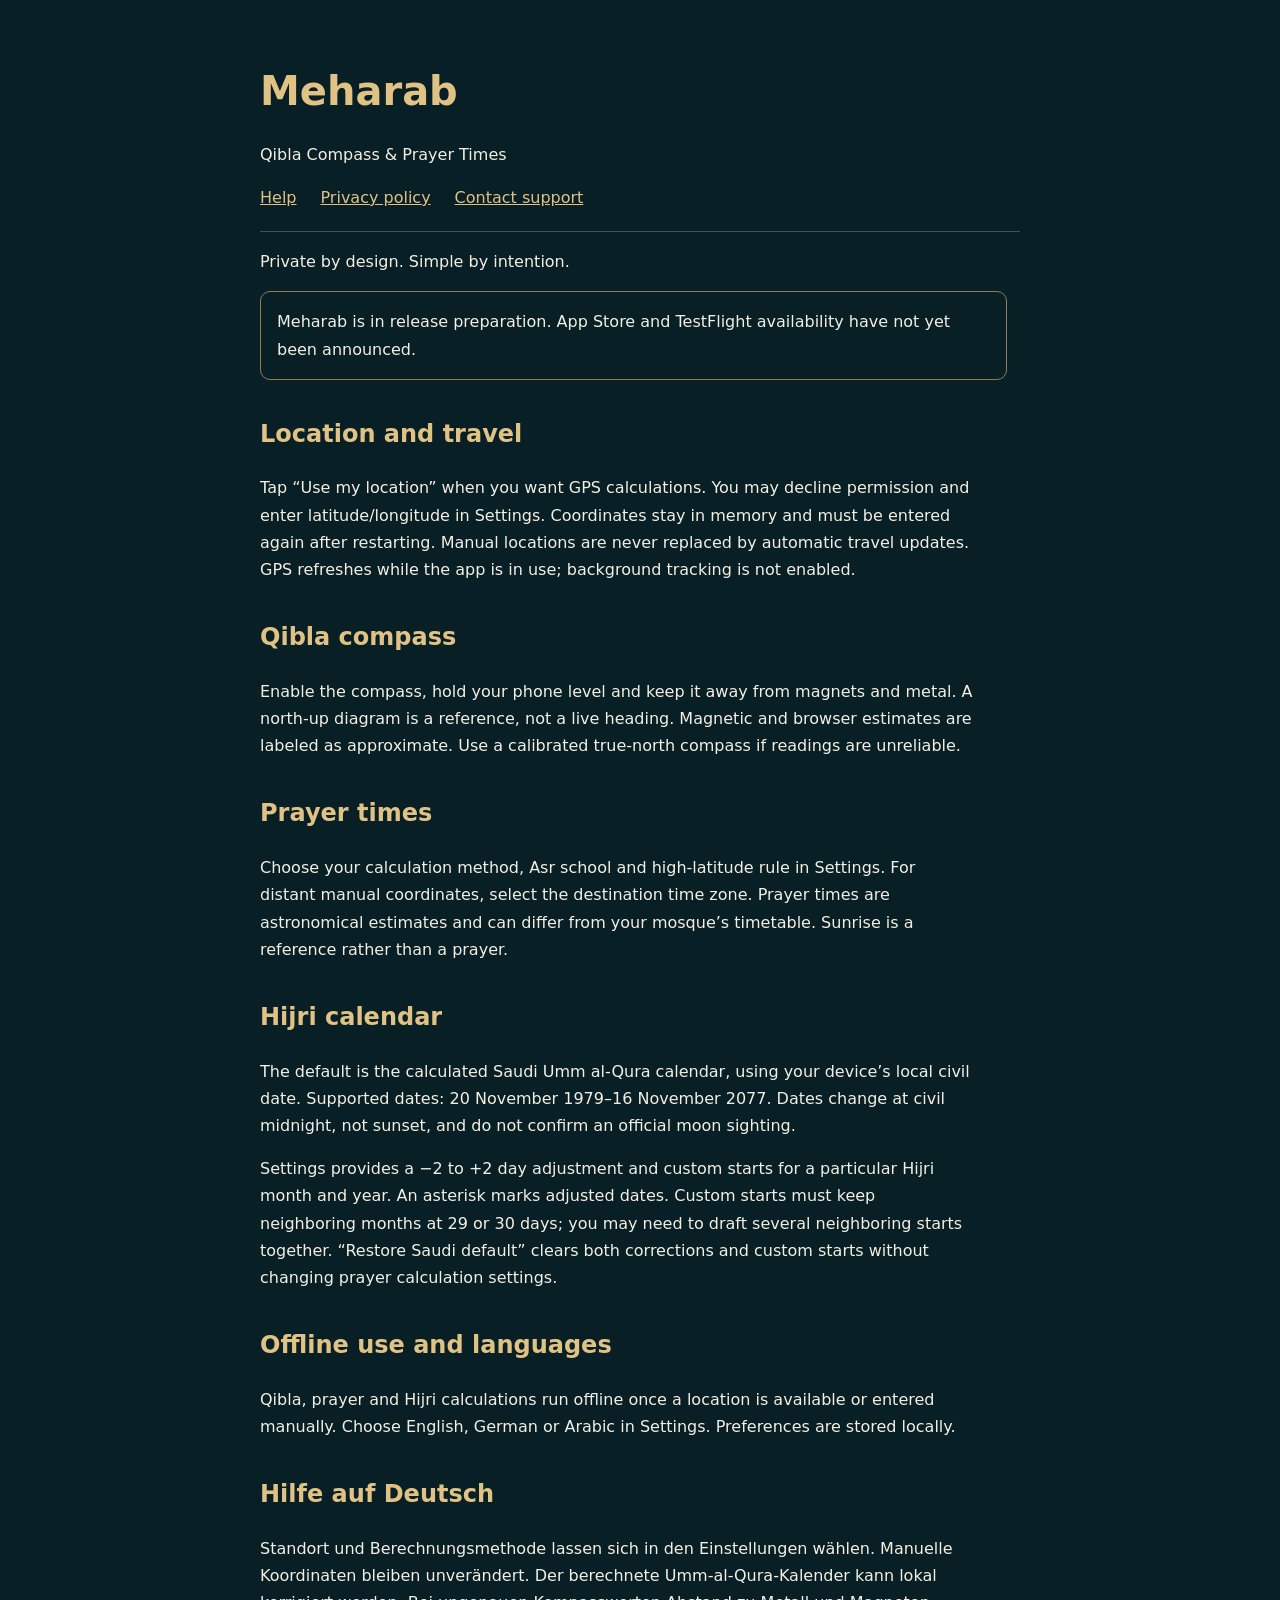
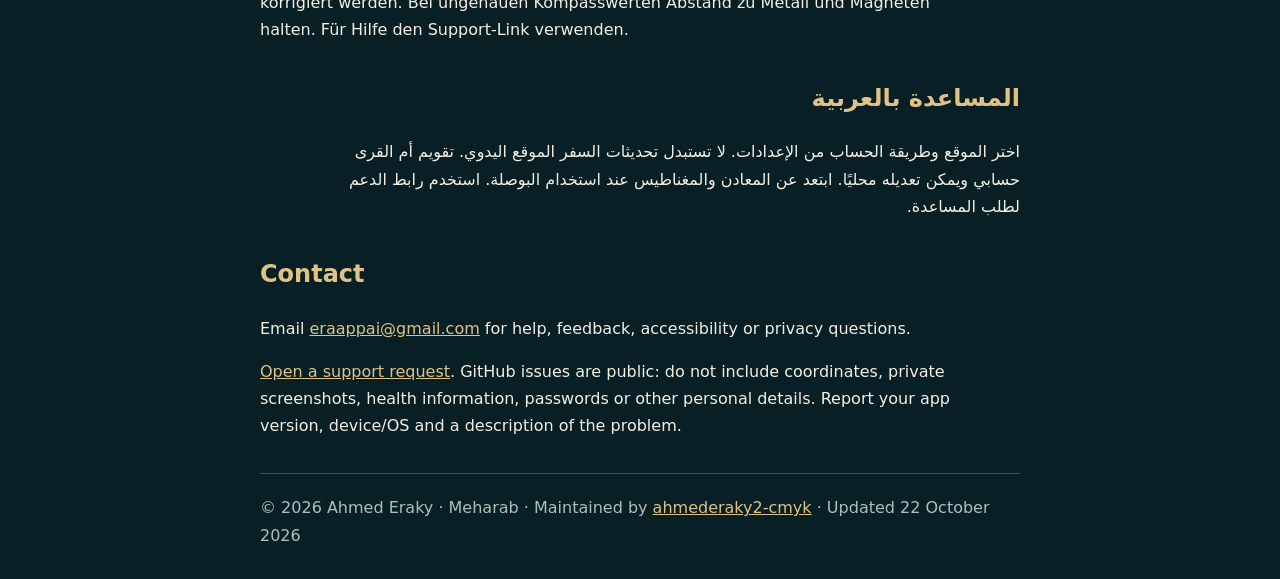
<file: index.html>
<!doctype html><html lang="en"><meta charset="utf-8"><meta name="viewport" content="width=device-width, initial-scale=1"><title>Meharab — Help</title><link rel="stylesheet" href="style.css"><header><h1>Meharab</h1><p>Qibla Compass &amp; Prayer Times</p><nav><a href="index.html">Help</a><a href="privacy.html">Privacy policy</a><a href="https://github.com/ahmederaky2-cmyk/Meharab-Support/issues/new">Contact support</a></nav></header><main><p>Private by design. Simple by intention.</p><p class="notice">Meharab is in release preparation. App Store and TestFlight availability have not yet been announced.</p><section><h2>Location and travel</h2><p>Tap “Use my location” when you want GPS calculations. You may decline permission and enter latitude/longitude in Settings. Coordinates stay in memory and must be entered again after restarting. Manual locations are never replaced by automatic travel updates. GPS refreshes while the app is in use; background tracking is not enabled.</p></section><section><h2>Qibla compass</h2><p>Enable the compass, hold your phone level and keep it away from magnets and metal. A north-up diagram is a reference, not a live heading. Magnetic and browser estimates are labeled as approximate. Use a calibrated true-north compass if readings are unreliable.</p></section><section><h2>Prayer times</h2><p>Choose your calculation method, Asr school and high-latitude rule in Settings. For distant manual coordinates, select the destination time zone. Prayer times are astronomical estimates and can differ from your mosque’s timetable. Sunrise is a reference rather than a prayer.</p></section><section><h2>Hijri calendar</h2><p>The default is the calculated Saudi Umm al-Qura calendar, using your device’s local civil date. Supported dates: 20 November 1979–16 November 2077. Dates change at civil midnight, not sunset, and do not confirm an official moon sighting.</p><p>Settings provides a −2 to +2 day adjustment and custom starts for a particular Hijri month and year. An asterisk marks adjusted dates. Custom starts must keep neighboring months at 29 or 30 days; you may need to draft several neighboring starts together. “Restore Saudi default” clears both corrections and custom starts without changing prayer calculation settings.</p></section><section><h2>Offline use and languages</h2><p>Qibla, prayer and Hijri calculations run offline once a location is available or entered manually. Choose English, German or Arabic in Settings. Preferences are stored locally.</p></section><section lang="de"><h2>Hilfe auf Deutsch</h2><p>Standort und Berechnungsmethode lassen sich in den Einstellungen wählen. Manuelle Koordinaten bleiben unverändert. Der berechnete Umm-al-Qura-Kalender kann lokal korrigiert werden. Bei ungenauen Kompasswerten Abstand zu Metall und Magneten halten. Für Hilfe den Support-Link verwenden.</p></section><section lang="ar" dir="rtl"><h2>المساعدة بالعربية</h2><p>اختر الموقع وطريقة الحساب من الإعدادات. لا تستبدل تحديثات السفر الموقع اليدوي. تقويم أم القرى حسابي ويمكن تعديله محليًا. ابتعد عن المعادن والمغناطيس عند استخدام البوصلة. استخدم رابط الدعم لطلب المساعدة.</p></section><section><h2>Contact</h2><p>Email <a href="mailto:eraappai@gmail.com">eraappai@gmail.com</a> for help, feedback, accessibility or privacy questions.</p><p><a href="https://github.com/ahmederaky2-cmyk/Meharab-Support/issues/new">Open a support request</a>. GitHub issues are public: do not include coordinates, private screenshots, health information, passwords or other personal details. Report your app version, device/OS and a description of the problem.</p></section></main><footer>© 2026 Ahmed Eraky · Meharab · Maintained by <a href="https://github.com/ahmederaky2-cmyk">ahmederaky2-cmyk</a> · Updated 22 October 2026</footer></html>
</file>
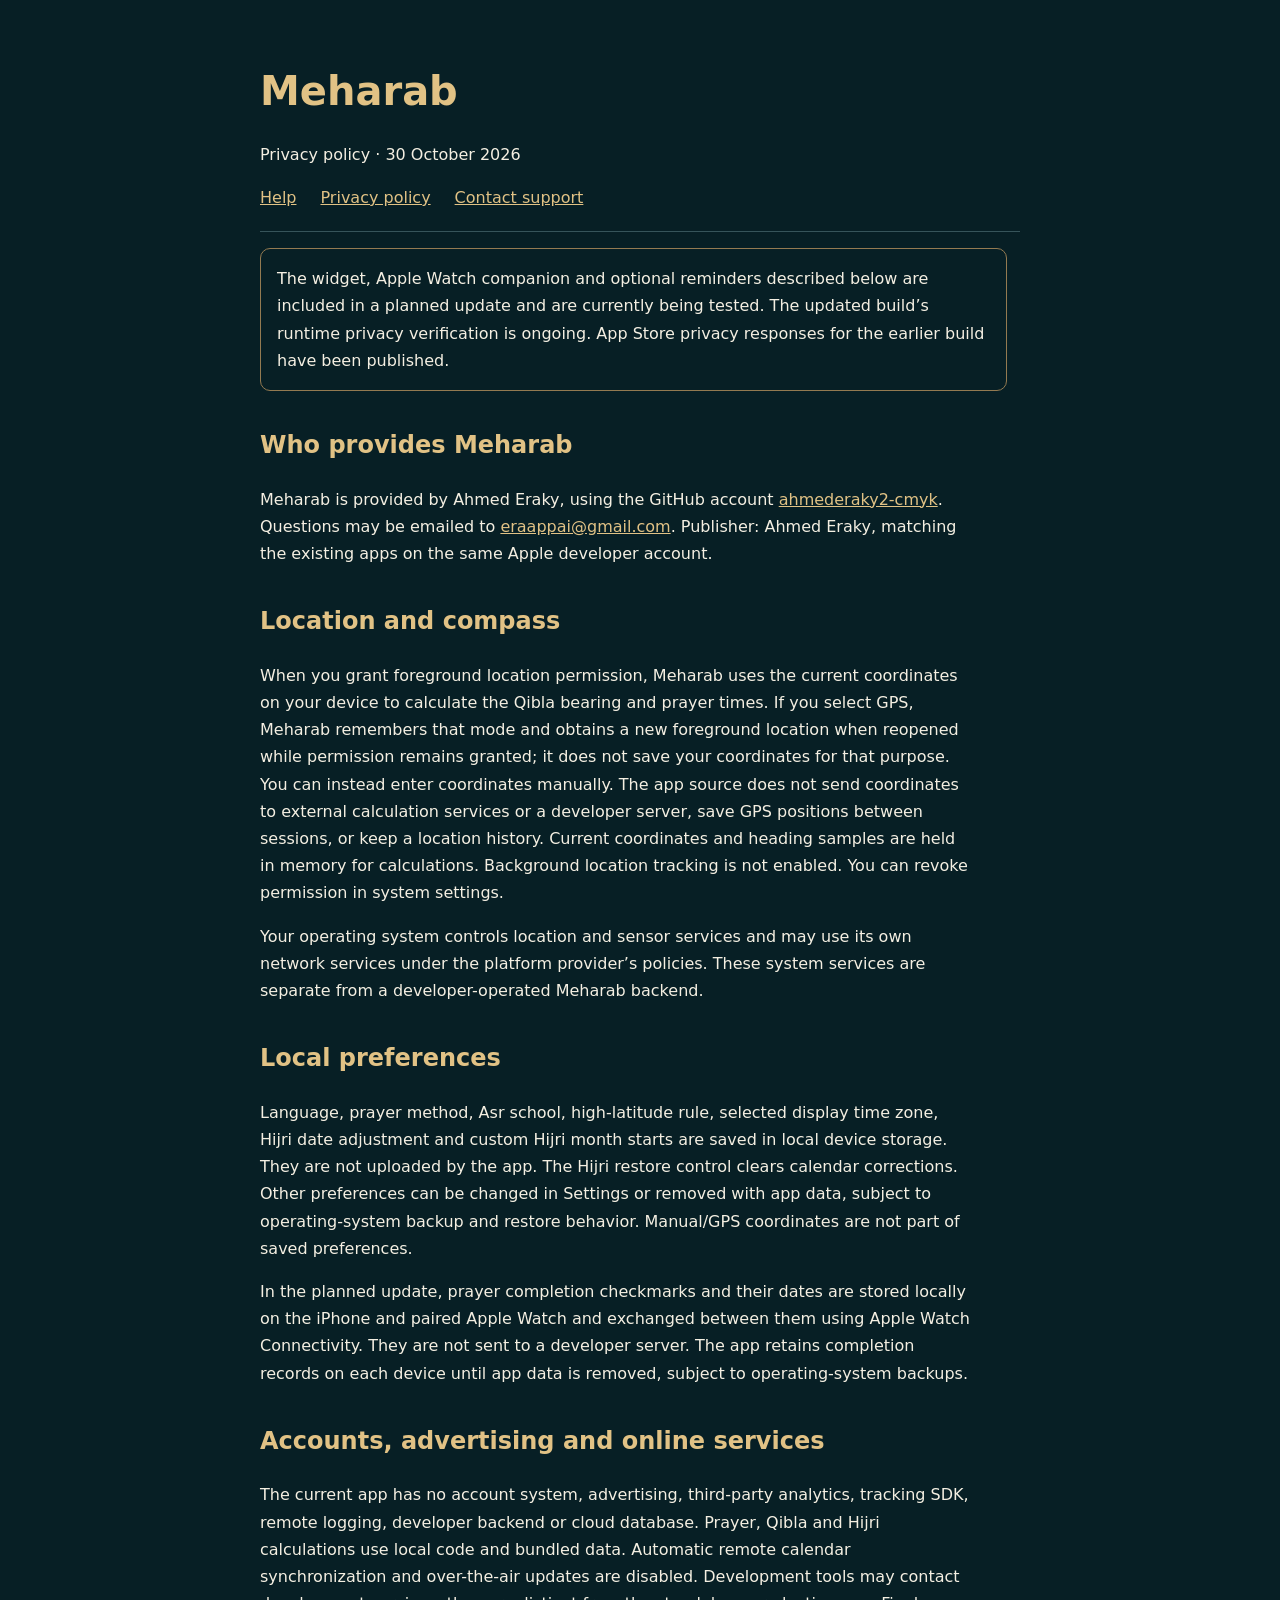
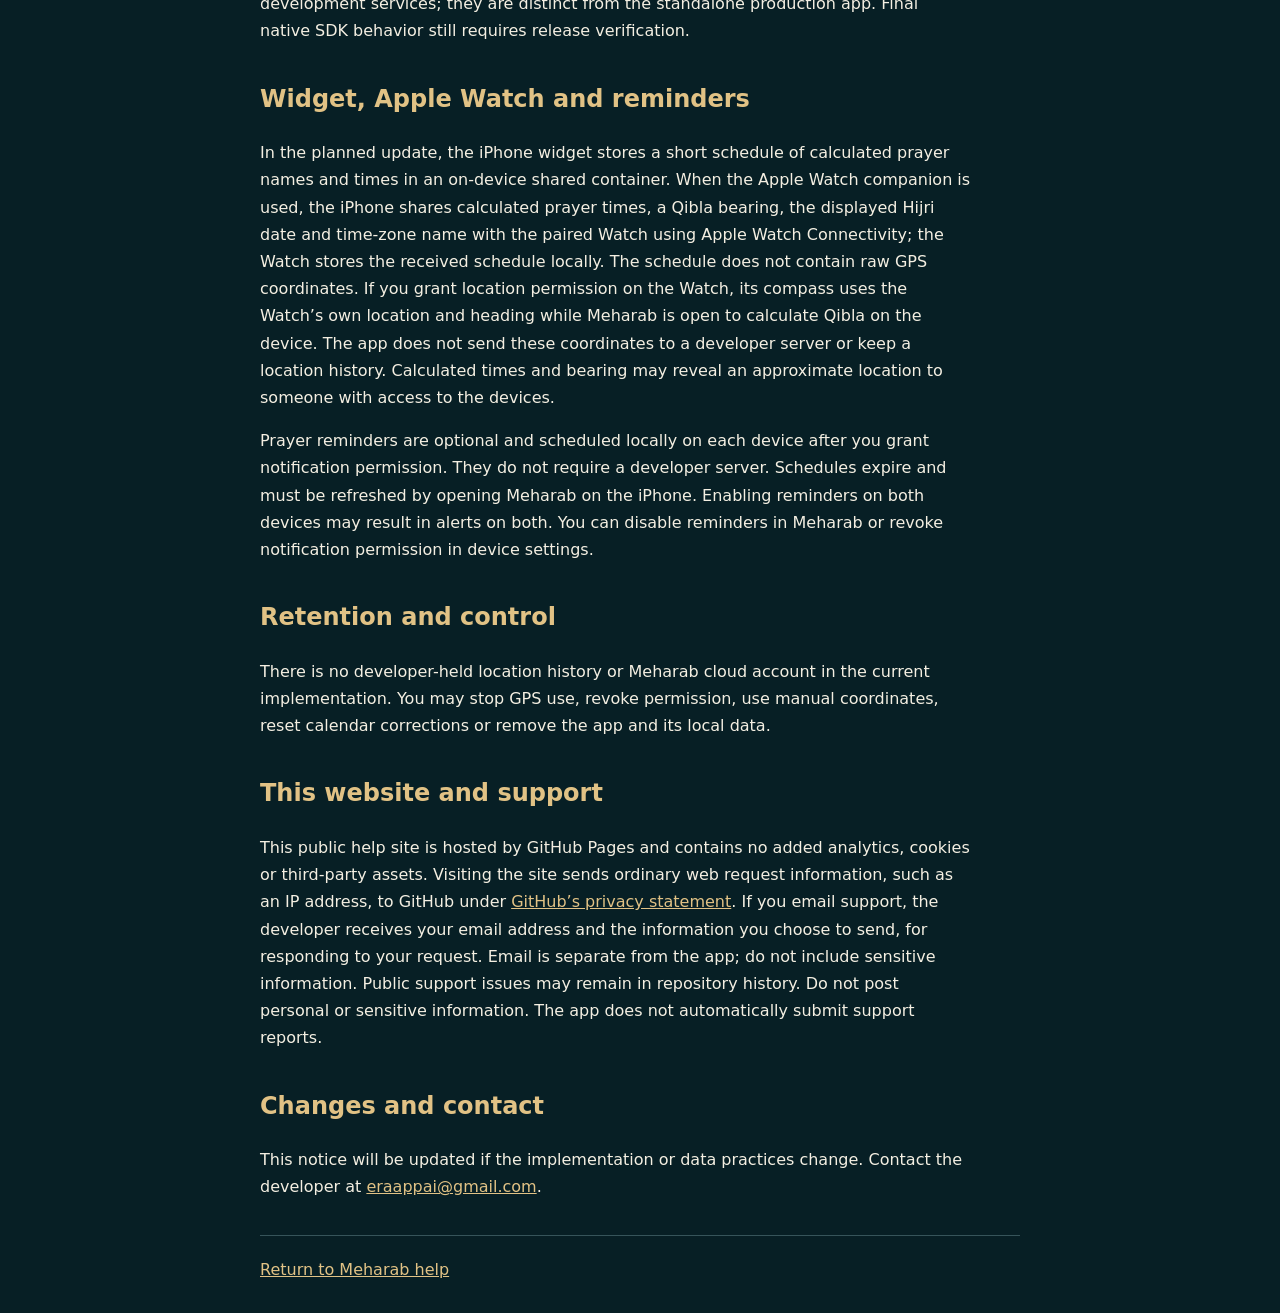
<file: privacy.html>
<!doctype html><html lang="en"><meta charset="utf-8"><meta name="viewport" content="width=device-width, initial-scale=1"><title>Meharab — Privacy Policy</title><link rel="stylesheet" href="style.css"><header><h1>Meharab</h1><p>Privacy policy · 30 October 2026</p><nav><a href="index.html">Help</a><a href="privacy.html">Privacy policy</a><a href="https://github.com/ahmederaky2-cmyk/Meharab-Support/issues/new">Contact support</a></nav></header><main><p class="notice">The widget, Apple Watch companion and optional reminders described below are included in a planned update and are currently being tested. The updated build’s runtime privacy verification is ongoing. App Store privacy responses for the earlier build have been published.</p><section><h2>Who provides Meharab</h2><p>Meharab is provided by Ahmed Eraky, using the GitHub account <a href="https://github.com/ahmederaky2-cmyk">ahmederaky2-cmyk</a>. Questions may be emailed to <a href="mailto:eraappai@gmail.com">eraappai@gmail.com</a>. Publisher: Ahmed Eraky, matching the existing apps on the same Apple developer account.</p></section><section><h2>Location and compass</h2><p>When you grant foreground location permission, Meharab uses the current coordinates on your device to calculate the Qibla bearing and prayer times. If you select GPS, Meharab remembers that mode and obtains a new foreground location when reopened while permission remains granted; it does not save your coordinates for that purpose. You can instead enter coordinates manually. The app source does not send coordinates to external calculation services or a developer server, save GPS positions between sessions, or keep a location history. Current coordinates and heading samples are held in memory for calculations. Background location tracking is not enabled. You can revoke permission in system settings.</p><p>Your operating system controls location and sensor services and may use its own network services under the platform provider’s policies. These system services are separate from a developer-operated Meharab backend.</p></section><section><h2>Local preferences</h2><p>Language, prayer method, Asr school, high-latitude rule, selected display time zone, Hijri date adjustment and custom Hijri month starts are saved in local device storage. They are not uploaded by the app. The Hijri restore control clears calendar corrections. Other preferences can be changed in Settings or removed with app data, subject to operating-system backup and restore behavior. Manual/GPS coordinates are not part of saved preferences.</p><p>In the planned update, prayer completion checkmarks and their dates are stored locally on the iPhone and paired Apple Watch and exchanged between them using Apple Watch Connectivity. They are not sent to a developer server. The app retains completion records on each device until app data is removed, subject to operating-system backups.</p></section><section><h2>Accounts, advertising and online services</h2><p>The current app has no account system, advertising, third-party analytics, tracking SDK, remote logging, developer backend or cloud database. Prayer, Qibla and Hijri calculations use local code and bundled data. Automatic remote calendar synchronization and over-the-air updates are disabled. Development tools may contact development services; they are distinct from the standalone production app. Final native SDK behavior still requires release verification.</p></section><section><h2>Widget, Apple Watch and reminders</h2><p>In the planned update, the iPhone widget stores a short schedule of calculated prayer names and times in an on-device shared container. When the Apple Watch companion is used, the iPhone shares calculated prayer times, a Qibla bearing, the displayed Hijri date and time-zone name with the paired Watch using Apple Watch Connectivity; the Watch stores the received schedule locally. The schedule does not contain raw GPS coordinates. If you grant location permission on the Watch, its compass uses the Watch’s own location and heading while Meharab is open to calculate Qibla on the device. The app does not send these coordinates to a developer server or keep a location history. Calculated times and bearing may reveal an approximate location to someone with access to the devices.</p><p>Prayer reminders are optional and scheduled locally on each device after you grant notification permission. They do not require a developer server. Schedules expire and must be refreshed by opening Meharab on the iPhone. Enabling reminders on both devices may result in alerts on both. You can disable reminders in Meharab or revoke notification permission in device settings.</p></section><section><h2>Retention and control</h2><p>There is no developer-held location history or Meharab cloud account in the current implementation. You may stop GPS use, revoke permission, use manual coordinates, reset calendar corrections or remove the app and its local data.</p></section><section><h2>This website and support</h2><p>This public help site is hosted by GitHub Pages and contains no added analytics, cookies or third-party assets. Visiting the site sends ordinary web request information, such as an IP address, to GitHub under <a href="https://docs.github.com/en/site-policy/privacy-policies/github-general-privacy-statement">GitHub’s privacy statement</a>. If you email support, the developer receives your email address and the information you choose to send, for responding to your request. Email is separate from the app; do not include sensitive information. Public support issues may remain in repository history. Do not post personal or sensitive information. The app does not automatically submit support reports.</p></section><section><h2>Changes and contact</h2><p>This notice will be updated if the implementation or data practices change. Contact the developer at <a href="mailto:eraappai@gmail.com">eraappai@gmail.com</a>.</p></section></main><footer><a href="index.html">Return to Meharab help</a></footer></html>
</file>
<file: style.css>
:root{color-scheme:dark;font-family:system-ui,sans-serif;background:#071f25;color:#f4efe2}body{max-width:760px;margin:auto;padding:30px 22px;line-height:1.7}header{border-bottom:1px solid #36545a;padding-bottom:20px}h1,h2,a{color:#e1c285}h1{font-size:2.5rem;margin-bottom:0}nav{display:flex;gap:24px;flex-wrap:wrap}section{margin:34px 0}footer{border-top:1px solid #36545a;color:#abc1ba;padding-top:20px}a:focus{outline:2px solid #e1c285}p,li{max-width:70ch}.notice{border:1px solid #937a51;padding:16px;border-radius:10px}
</file>
